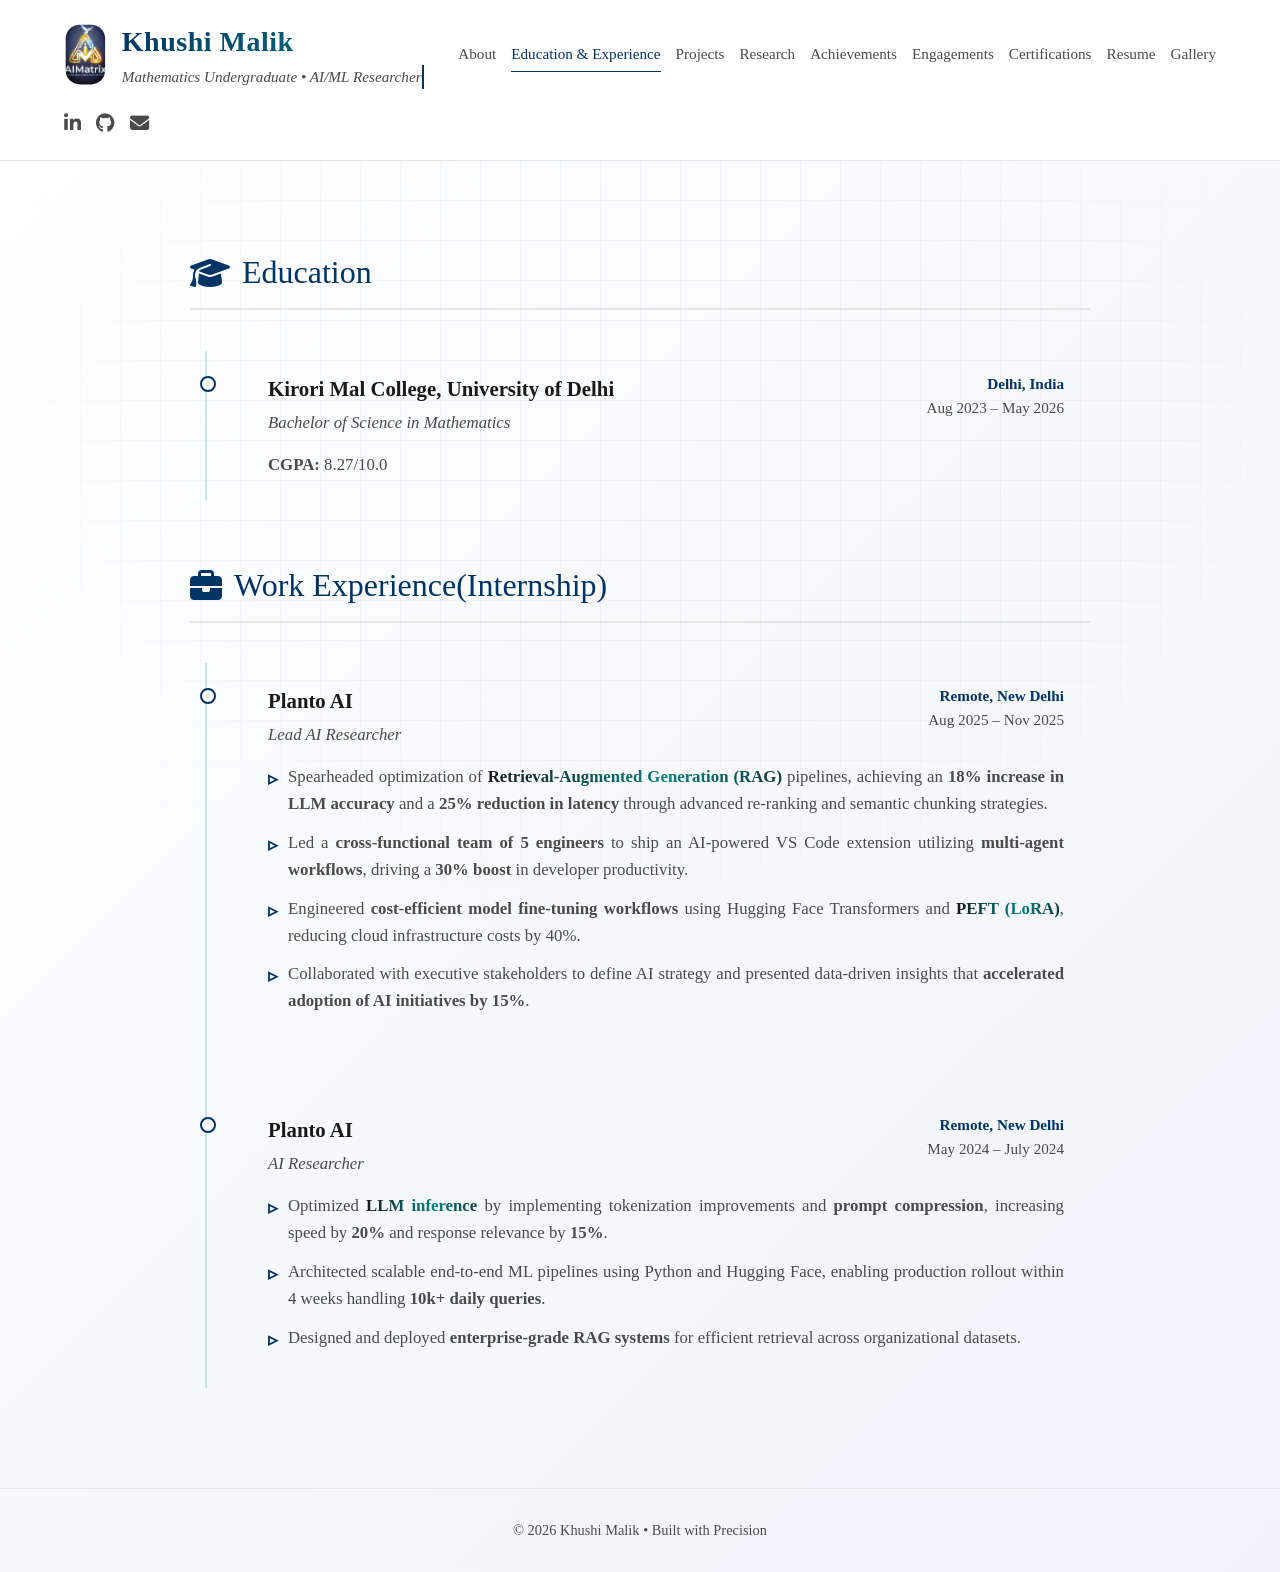
<file: pages/education and experience.html>
<!DOCTYPE html>
<html lang="en">
<head>
    <meta charset="UTF-8">
    <meta name="viewport" content="width=device-width, initial-scale=1.0">
    <title>Khushi Malik | Portfolio</title>
    <link rel="icon" type="image/png" href="../images/logo.png">
    <link rel="stylesheet" href="https://cdnjs.cloudflare.com/ajax/libs/font-awesome/6.4.0/css/all.min.css">
    
    <style>
        /* --- PROFESSIONAL RESET & VARIABLES --- */
        :root {
            --bg-color: #ffffff;
            --text-main: #1a1a1a;
            --text-muted: #4a4a4a;
            --accent-color: #003366; 
            --accent-gradient: linear-gradient(135deg, #003366, #008080);
            --border-color: #e5e5e5;
            --transition: all 0.3s ease-in-out;
        }

        html { scroll-behavior: smooth; }

        body {
            font-family: 'Times New Roman', Times, serif;
            margin: 0; padding: 0;
            color: var(--text-main);
            background: linear-gradient(-45deg, #ffffff, #f4f7f9, #eaeff5, #ffffff);
            background-size: 400% 400%;
            animation: subtleBackground 15s ease infinite;
            line-height: 1.6;
            overflow-x: hidden;
            display: flex; flex-direction: column; min-height: 100vh;
        }

        @keyframes subtleBackground {
            0% { background-position: 0% 50%; }
            50% { background-position: 100% 50%; }
            100% { background-position: 0% 50%; }
        }

        /* --- GLOBAL ANIMATED MATH GRID --- */
        .math-grid {
            position: fixed; 
            top: 0; left: 0; right: 0; bottom: 0;
            background-image: 
                linear-gradient(rgba(0, 51, 102, 0.04) 1px, transparent 1px),
                linear-gradient(90deg, rgba(0, 51, 102, 0.04) 1px, transparent 1px);
            background-size: 40px 40px;
            z-index: -1;
            mask-image: radial-gradient(ellipse at center, black 40%, transparent 80%);
            -webkit-mask-image: radial-gradient(ellipse at center, black 40%, transparent 80%);
            animation: panGrid 20s linear infinite;
        }

        @keyframes panGrid {
            from { background-position: 0 0; }
            to { background-position: 40px 40px; }
        }

        /* --- SCROLL ANIMATION CLASSES --- */
        .fade-in-element {
            opacity: 0;
            transform: translateY(25px);
            transition: opacity 0.8s ease-out, transform 0.8s ease-out;
            will-change: opacity, transform;
        }
        .fade-in-element.is-visible {
            opacity: 1;
            transform: translateY(0);
        }

        a { text-decoration: none; color: var(--accent-color); transition: var(--transition); }

        /* --- HEADER & BRANDING --- */
        header {
            background-color: rgba(255, 255, 255, 0.95);
            backdrop-filter: blur(10px);
            border-bottom: 1px solid var(--border-color);
            padding: 20px 5%;
            position: sticky; top: 0; z-index: 1000;
        }

        .header-container {
            max-width: 1200px; margin: 0 auto;
            display: flex; align-items: center; justify-content: space-between; flex-wrap: wrap; gap: 20px;
        }

        .brand-wrapper { display: flex; align-items: center; gap: 15px; }

        .logo {
            height: 65px; width: auto; object-fit: cover;
            clip-path: inset(4% round 14px); 
            transition: transform 0.3s ease, filter 0.3s ease;
        }

        .logo:hover { transform: scale(1.05); filter: brightness(1.15); }

        .brand-text { display: flex; flex-direction: column; overflow: hidden; }

        .name-heading {
            margin: 0; font-size: 1.75rem; font-weight: bold;
            background: var(--accent-gradient);
            -webkit-background-clip: text;
            -webkit-text-fill-color: transparent;
            letter-spacing: 0.5px;
        }

        .tagline {
            margin: 0; font-size: 0.95rem; font-style: italic; color: var(--text-muted);
            display: inline-block; white-space: nowrap; overflow: hidden;
            border-right: 2px solid var(--accent-color);
            animation: typingCode 3.5s steps(45, end), blinkCursor .75s step-end infinite;
        }

        @keyframes typingCode { from { width: 0; } to { width: 100%; } }
        @keyframes blinkCursor { from, to { border-color: transparent; } 50% { border-color: var(--accent-color); } }

        /* --- NAVIGATION --- */
        nav { display: flex; flex-wrap: wrap; gap: 15px; align-items: center; }

        nav a {
            color: var(--text-muted); font-size: 0.95rem; padding: 5px 0; position: relative;
        }

        nav a:hover, nav a.active { color: var(--accent-color); }

        nav a::after {
            content: ''; position: absolute; width: 0; height: 1px; bottom: 0; left: 0;
            background-color: var(--accent-color); transition: width 0.3s ease;
        }

        nav a:hover::after, nav a.active::after { width: 100%; }

        .social-links { display: flex; gap: 15px; }
        .social-icon { color: var(--text-muted); font-size: 1.2rem; }
        .social-icon:hover { color: var(--accent-color); transform: translateY(-2px); }


        /* --- TIMELINE STYLES --- */
        main { flex-grow: 1; }

        .resume-section {
            padding: 60px 5%; max-width: 900px; margin: 0 auto; position: relative; z-index: 1;
        }

        .section-title {
            font-size: 2rem;
            color: var(--accent-color);
            border-bottom: 2px solid var(--border-color);
            padding-bottom: 10px;
            margin-bottom: 40px;
            font-weight: normal;
            display: flex;
            align-items: center;
            gap: 12px;
        }

        .timeline {
            position: relative;
            margin-left: 15px;
            padding-left: 35px;
            border-left: 2px solid rgba(0, 128, 128, 0.2); 
        }

        .timeline-item {
            position: relative;
            margin-bottom: 40px;
        }

        .timeline-dot {
            position: absolute;
            left: -42px; 
            top: 25px;
            width: 12px;
            height: 12px;
            background: var(--bg-color);
            border: 2px solid var(--accent-color);
            border-radius: 50%;
            z-index: 2;
            transition: var(--transition);
        }

        .timeline-item:hover .timeline-dot {
            background: var(--accent-color);
            box-shadow: 0 0 12px rgba(0, 128, 128, 0.6);
            transform: scale(1.3);
        }

        .timeline-card {
            padding: 20px 25px;
            border-radius: 8px;
            background: transparent;
            border: 1px solid transparent;
            transition: var(--transition);
        }

        .timeline-card:hover {
            background: rgba(255, 255, 255, 0.6);
            backdrop-filter: blur(8px);
            border: 1px solid var(--border-color);
            box-shadow: 0 10px 30px rgba(0, 51, 102, 0.05);
            transform: translateX(10px); 
        }

        .timeline-header {
            display: flex;
            justify-content: space-between;
            align-items: flex-start;
            flex-wrap: wrap;
            margin-bottom: 15px;
        }

        .timeline-title {
            margin: 0;
            font-size: 1.3rem;
            font-weight: bold;
            color: var(--text-main);
        }

        .timeline-subtitle {
            margin: 5px 0 0 0;
            font-size: 1.05rem;
            font-style: italic;
            color: var(--text-muted);
        }

        .timeline-date {
            font-size: 0.95rem;
            color: var(--text-muted);
            text-align: right;
        }

        .timeline-date strong {
            display: block;
            color: var(--accent-color);
            font-weight: bold;
        }

        .timeline-content ul {
            list-style-type: none;
            padding-left: 0;
            margin-top: 15px;
        }

        .timeline-content li {
            position: relative;
            padding-left: 20px;
            margin-bottom: 12px;
            font-size: 1.05rem;
            color: var(--text-muted);
            text-align: justify;
        }

        .timeline-content li::before {
            content: '▹';
            position: absolute;
            left: 0;
            top: 0;
            color: var(--accent-color);
            font-size: 1.2rem;
            font-weight: bold;
        }

        .timeline-content p {
            margin: 10px 0 0 0;
            color: var(--text-muted);
            font-size: 1.05rem;
        }

        .shimmer-text {
            background: linear-gradient(90deg, var(--text-main) 0%, #008080 30%, var(--text-main) 60%);
            background-size: 200% auto; color: transparent;
            -webkit-background-clip: text; background-clip: text;
            animation: dataShimmer 3.5s linear infinite; font-weight: bold;
        }

        @keyframes dataShimmer { to { background-position: 200% center; } }

        /* --- FOOTER --- */
        footer {
            border-top: 1px solid var(--border-color); padding: 30px 5%; text-align: center; margin-top: auto; 
        }

        .copyright-tag { margin: 0; font-size: 0.9rem; color: var(--text-muted); }

        /* --- RESPONSIVE DESIGN --- */
        @media (max-width: 992px) {
            .header-container { flex-direction: column; align-items: center; gap: 15px; }
            .brand-wrapper { flex-direction: column; text-align: center; }
            .social-links { position: static; }
            nav { justify-content: center; }
        }

        @media (max-width: 768px) {
            .resume-section { padding: 60px 5%; }
            .timeline-header { flex-direction: column; gap: 10px; }
            .timeline-date { text-align: left; margin-top: 5px; margin-left: 0; }
            .timeline-date strong { display: inline; margin-right: 5px; }
            .timeline-card { padding: 15px; }
            .timeline-card:hover { transform: translateX(5px); }
            nav {
                flex-wrap: nowrap; overflow-x: auto; width: 100%; justify-content: flex-start;
                padding-bottom: 5px; -webkit-overflow-scrolling: touch; scrollbar-width: none; 
            }
            nav::-webkit-scrollbar { display: none; }
            nav a { white-space: nowrap; }
        }

        @media (max-width: 480px) {
            header { padding: 15px 5%; }
            .name-heading { font-size: 1.5rem; }
            .tagline { white-space: normal; border-right: none; font-size: 0.85rem; }
        }
    </style>
</head>

<body>

<header>
    <div class="header-container">
        <div class="brand-wrapper">
            <img src="../images/logo.png" alt="AIMatrix Logo" class="logo" onerror="this.style.display='none'">
            <div class="brand-text">
                <h1 class="name-heading">Khushi Malik</h1>
                <p class="tagline">Mathematics Undergraduate • AI/ML Researcher</p>
            </div>
        </div>
        
        <nav>
            <a href="../index.html">About</a>
            <a href="education and experience.html" class="active">Education & Experience</a>
            <a href="projects.html">Projects</a>
            <a href="research.html">Research</a>
            <a href="achievements.html">Achievements</a>
            <a href="engagements.html">Engagements</a>
            <a href="certifications.html">Certifications</a>
            <a href="resume.html">Resume</a>
            <a href="gallery.html">Gallery</a>
        </nav>
        
        <div class="social-links">
            <a href="https://www.linkedin.com/in/khushi-6b972b280/" target="_blank" class="social-icon" title="LinkedIn">
                <i class="fab fa-linkedin-in"></i>
            </a>
            <a href="https://github.com/khushimalik3122/" target="_blank" class="social-icon" title="GitHub">
                <i class="fab fa-github"></i>
            </a>
            <a href="mailto:khushimalik511263@gmail.com" class="social-icon" title="Email">
                <i class="fas fa-envelope"></i>
            </a>
        </div>
    </div>
</header>

<main>
    <div class="math-grid"></div>

    <section id="education" class="resume-section">
        
        <h2 class="section-title fade-in-element"><i class="fas fa-graduation-cap"></i> Education</h2>
        <div class="timeline">
            <div class="timeline-item fade-in-element">
                <div class="timeline-dot"></div>
                <div class="timeline-card">
                    <div class="timeline-header">
                        <div>
                            <h3 class="timeline-title">Kirori Mal College, University of Delhi</h3>
                            <p class="timeline-subtitle">Bachelor of Science in Mathematics</p>
                        </div>
                        <div class="timeline-date">
                            <strong>Delhi, India</strong>
                            Aug 2023 – May 2026
                        </div>
                    </div>
                    <div class="timeline-content">
                        <p><strong>CGPA:</strong> 8.27/10.0</p>
                    </div>
                </div>
            </div>
        </div>

        <h2 class="section-title fade-in-element" style="margin-top: 60px;"><i class="fas fa-briefcase"></i> Work Experience(Internship)</h2>
        <div class="timeline">
            
            <div class="timeline-item fade-in-element">
                <div class="timeline-dot"></div>
                <div class="timeline-card">
                    <div class="timeline-header">
                        <div>
                            <h3 class="timeline-title">Planto AI</h3>
                            <p class="timeline-subtitle">Lead AI Researcher</p>
                        </div>
                        <div class="timeline-date">
                            <strong>Remote, New Delhi</strong>
                            Aug 2025 – Nov 2025
                        </div>
                    </div>
                    <div class="timeline-content">
                        <ul>
                            <li>Spearheaded optimization of <strong class="shimmer-text">Retrieval-Augmented Generation (RAG)</strong> pipelines, achieving an <strong>18% increase in LLM accuracy</strong> and a <strong>25% reduction in latency</strong> through advanced re-ranking and semantic chunking strategies.</li>
                            <li>Led a <strong>cross-functional team of 5 engineers</strong> to ship an AI-powered VS Code extension utilizing <strong>multi-agent workflows</strong>, driving a <strong>30% boost</strong> in developer productivity.</li>
                            <li>Engineered <strong>cost-efficient model fine-tuning workflows</strong> using Hugging Face Transformers and <strong class="shimmer-text">PEFT (LoRA)</strong>, reducing cloud infrastructure costs by 40%.</li>
                            <li>Collaborated with executive stakeholders to define AI strategy and presented data-driven insights that <strong>accelerated adoption of AI initiatives by 15%</strong>.</li>
                        </ul>
                    </div>
                </div>
            </div>

            <div class="timeline-item fade-in-element">
                <div class="timeline-dot"></div>
                <div class="timeline-card">
                    <div class="timeline-header">
                        <div>
                            <h3 class="timeline-title">Planto AI</h3>
                            <p class="timeline-subtitle">AI Researcher</p>
                        </div>
                        <div class="timeline-date">
                            <strong>Remote, New Delhi</strong>
                            May 2024 – July 2024
                        </div>
                    </div>
                    <div class="timeline-content">
                        <ul>
                            <li>Optimized <strong class="shimmer-text">LLM inference</strong> by implementing tokenization improvements and <strong>prompt compression</strong>, increasing speed by <strong>20%</strong> and response relevance by <strong>15%</strong>.</li>
                            <li>Architected scalable end-to-end ML pipelines using Python and Hugging Face, enabling production rollout within 4 weeks handling <strong>10k+ daily queries</strong>.</li>
                            <li>Designed and deployed <strong>enterprise-grade RAG systems</strong> for efficient retrieval across organizational datasets.</li>
                        </ul>
                    </div>
                </div>
            </div>

        </div>
    </section>
</main>

<footer>
    <p class="copyright-tag">© 2026 Khushi Malik • Built with Precision</p>
</footer>

<script>
    document.addEventListener("DOMContentLoaded", () => {
        const observerOptions = { root: null, rootMargin: '0px', threshold: 0.15 };

        const scrollObserver = new IntersectionObserver((entries, observer) => {
            entries.forEach((entry, index) => {
                if (entry.isIntersecting) {
                    setTimeout(() => {
                        entry.target.classList.add('is-visible');
                    }, index * 100);
                    observer.unobserve(entry.target);
                }
            });
        }, observerOptions);

        const animatedElements = document.querySelectorAll('.fade-in-element');
        animatedElements.forEach(el => scrollObserver.observe(el));
    });
</script>

</body>
</html>
</file>
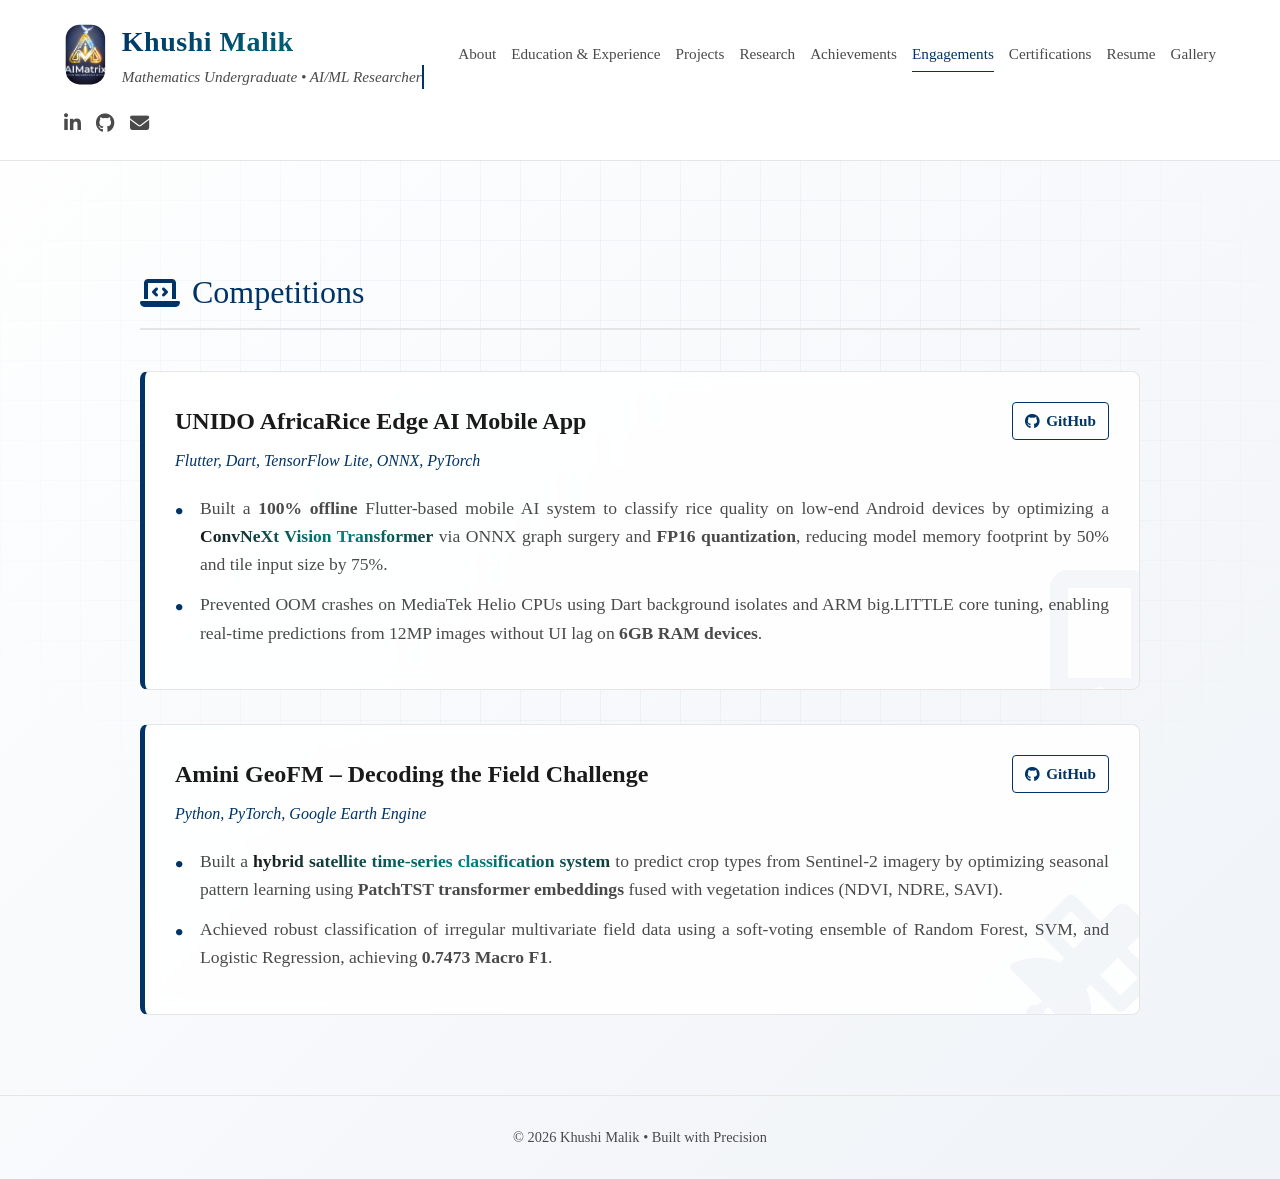
<file: pages/engagements.html>
<!DOCTYPE html>
<html lang="en">
<head>
    <meta charset="UTF-8">
    <meta name="viewport" content="width=device-width, initial-scale=1.0">
    <title>Khushi Malik | Engagements</title>
    
    <link rel="icon" type="image/png" href="../images/logo.png">
    <link rel="stylesheet" href="https://cdnjs.cloudflare.com/ajax/libs/font-awesome/6.4.0/css/all.min.css">

    <style>
        /* --- PROFESSIONAL RESET & VARIABLES --- */
        :root {
            --bg-color: #ffffff;
            --text-main: #1a1a1a;
            --text-muted: #4a4a4a;
            --accent-color: #003366; 
            --accent-gradient: linear-gradient(135deg, #003366, #008080);
            --border-color: #e5e5e5;
            --transition: all 0.3s ease-in-out;
        }

        html { scroll-behavior: smooth; }

        body {
            font-family: 'Times New Roman', Times, serif;
            margin: 0; padding: 0;
            color: var(--text-main);
            background: linear-gradient(-45deg, #ffffff, #f4f7f9, #eaeff5, #ffffff);
            background-size: 400% 400%;
            animation: subtleBackground 15s ease infinite;
            line-height: 1.6;
            overflow-x: hidden;
            display: flex; flex-direction: column; min-height: 100vh;
        }

        @keyframes subtleBackground {
            0% { background-position: 0% 50%; }
            50% { background-position: 100% 50%; }
            100% { background-position: 0% 50%; }
        }

        /* --- GLOBAL ANIMATED MATH GRID --- */
        .math-grid {
            position: fixed; 
            top: 0; left: 0; right: 0; bottom: 0;
            background-image: 
                linear-gradient(rgba(0, 51, 102, 0.04) 1px, transparent 1px),
                linear-gradient(90deg, rgba(0, 51, 102, 0.04) 1px, transparent 1px);
            background-size: 40px 40px;
            z-index: -1;
            mask-image: radial-gradient(ellipse at center, black 40%, transparent 80%);
            -webkit-mask-image: radial-gradient(ellipse at center, black 40%, transparent 80%);
            animation: panGrid 20s linear infinite;
        }

        @keyframes panGrid {
            from { background-position: 0 0; }
            to { background-position: 40px 40px; }
        }

        /* --- SCROLL ANIMATION CLASSES --- */
        .fade-in-element {
            opacity: 0;
            transform: translateY(25px);
            transition: opacity 0.8s ease-out, transform 0.8s ease-out;
            will-change: opacity, transform;
        }
        .fade-in-element.is-visible {
            opacity: 1;
            transform: translateY(0);
        }

        a { text-decoration: none; color: var(--accent-color); transition: var(--transition); }

        /* --- HEADER & BRANDING --- */
        header {
            background-color: rgba(255, 255, 255, 0.95);
            backdrop-filter: blur(10px);
            border-bottom: 1px solid var(--border-color);
            padding: 20px 5%;
            position: sticky; top: 0; z-index: 1000;
        }

        .header-container {
            max-width: 1200px; margin: 0 auto;
            display: flex; align-items: center; justify-content: space-between; flex-wrap: wrap; gap: 20px;
        }

        .brand-wrapper { display: flex; align-items: center; gap: 15px; }

        .logo {
            height: 65px; width: auto; object-fit: cover;
            clip-path: inset(4% round 14px); 
            transition: transform 0.3s ease, filter 0.3s ease;
        }

        .logo:hover { transform: scale(1.05); filter: brightness(1.15); }

        .brand-text { display: flex; flex-direction: column; overflow: hidden; }

        .name-heading {
            margin: 0; font-size: 1.75rem; font-weight: bold;
            background: var(--accent-gradient);
            -webkit-background-clip: text;
            -webkit-text-fill-color: transparent;
            letter-spacing: 0.5px;
        }

        .tagline {
            margin: 0; font-size: 0.95rem; font-style: italic; color: var(--text-muted);
            display: inline-block; white-space: nowrap; overflow: hidden;
            border-right: 2px solid var(--accent-color);
            animation: typingCode 3.5s steps(45, end), blinkCursor .75s step-end infinite;
        }

        @keyframes typingCode { from { width: 0; } to { width: 100%; } }
        @keyframes blinkCursor { from, to { border-color: transparent; } 50% { border-color: var(--accent-color); } }

        /* --- NAVIGATION --- */
        nav { display: flex; flex-wrap: wrap; gap: 15px; align-items: center; }

        nav a {
            color: var(--text-muted); font-size: 0.95rem; padding: 5px 0; position: relative;
        }

        nav a:hover, nav a.active { color: var(--accent-color); }

        nav a::after {
            content: ''; position: absolute; width: 0; height: 1px; bottom: 0; left: 0;
            background-color: var(--accent-color); transition: width 0.3s ease;
        }

        nav a:hover::after, nav a.active::after { width: 100%; }

        .social-links { display: flex; gap: 15px; }
        .social-icon { color: var(--text-muted); font-size: 1.2rem; }
        .social-icon:hover { color: var(--accent-color); transform: translateY(-2px); }

        /* --- ENGAGEMENTS SECTION STYLES --- */
        main { flex-grow: 1; }

        .engagements-section {
            padding: 80px 5%; max-width: 1000px; margin: 0 auto; position: relative; z-index: 1;
        }

        .section-title {
            font-size: 2rem; color: var(--accent-color);
            border-bottom: 2px solid var(--border-color);
            padding-bottom: 10px; margin-bottom: 40px; font-weight: normal;
            display: flex; align-items: center; gap: 12px;
        }

        .engagements-grid {
            display: grid;
            grid-template-columns: 1fr; /* Stacked horizontally for freelance projects */
            gap: 35px; margin-top: 20px;
        }

        /* --- ENGAGEMENT CARD --- */
        .engagement-card {
            background: rgba(255, 255, 255, 0.85); backdrop-filter: blur(8px);
            border: 1px solid var(--border-color);
            border-left: 5px solid var(--accent-color); /* Signature left accent border */
            border-radius: 8px; padding: 30px; position: relative; overflow: hidden;
            transition: var(--transition);
        }

        .engagement-card:hover {
            transform: translateY(-5px) translateX(5px);
            box-shadow: 0 15px 35px rgba(0, 51, 102, 0.1);
            border-left-color: #008080; /* Changes left border color on hover */
        }

        /* Faded Background Icon for aesthetics */
        .engagement-bg-icon {
            position: absolute; right: -15px; bottom: -25px;
            font-size: 9rem; color: var(--accent-color); opacity: 0.04;
            transition: transform 0.6s ease; pointer-events: none;
            z-index: 0;
        }

        .engagement-card:hover .engagement-bg-icon {
            transform: scale(1.1) rotate(-10deg); opacity: 0.08;
        }

        .engagement-content {
            position: relative;
            z-index: 1;
        }

        .engagement-header {
            display: flex; justify-content: space-between; align-items: flex-start; margin-bottom: 8px;
            flex-wrap: wrap; gap: 15px;
        }

        .engagement-title {
            margin: 0; font-size: 1.5rem; font-weight: bold; color: var(--text-main);
        }

        .engagement-link {
            display: inline-flex; align-items: center; gap: 6px;
            padding: 6px 12px; border: 1px solid var(--accent-color); border-radius: 4px;
            color: var(--accent-color); font-size: 0.95rem; font-weight: bold;
            transition: var(--transition); background: transparent;
        }

        .engagement-link:hover {
            background: var(--accent-gradient); color: #fff; border-color: transparent;
            transform: translateY(-2px); box-shadow: 0 4px 10px rgba(0, 128, 128, 0.2);
        }

        .engagement-tech {
            font-size: 1rem; font-style: italic; color: var(--accent-color); margin-bottom: 20px; display: block;
        }

        .engagement-details { list-style-type: none; padding-left: 0; margin: 0; }
        .engagement-details li {
            position: relative; padding-left: 25px; margin-bottom: 12px;
            font-size: 1.1rem; color: var(--text-muted); text-align: justify;
            transition: transform 0.3s ease, color 0.3s ease; line-height: 1.6;
        }

        .engagement-details li:hover {
            transform: translateX(6px);
            color: var(--text-main);
        }

        .engagement-details li::before {
            content: '•'; position: absolute; left: 0; top: -2px;
            color: var(--accent-color); font-size: 1.5rem; font-weight: bold;
        }

        .shimmer-text {
            background: linear-gradient(90deg, var(--text-main) 0%, #008080 30%, var(--text-main) 60%);
            background-size: 200% auto; color: transparent;
            -webkit-background-clip: text; background-clip: text;
            animation: dataShimmer 3.5s linear infinite; font-weight: bold;
        }

        @keyframes dataShimmer { to { background-position: 200% center; } }

        /* --- FOOTER --- */
        footer {
            border-top: 1px solid var(--border-color); padding: 30px 5%; text-align: center; margin-top: auto; 
        }

        .copyright-tag { margin: 0; font-size: 0.9rem; color: var(--text-muted); }

        /* --- RESPONSIVE DESIGN --- */
        @media (max-width: 992px) {
            .header-container { flex-direction: column; align-items: center; gap: 15px; }
            .brand-wrapper { flex-direction: column; text-align: center; }
            .social-links { position: static; }
            nav { justify-content: center; }
        }

        @media (max-width: 768px) {
            .engagements-section { padding: 60px 5%; }
            nav {
                flex-wrap: nowrap; overflow-x: auto; width: 100%; justify-content: flex-start;
                padding-bottom: 5px; -webkit-overflow-scrolling: touch; scrollbar-width: none; 
            }
            nav::-webkit-scrollbar { display: none; }
            nav a { white-space: nowrap; }
            .engagement-header { flex-direction: column; }
        }

        @media (max-width: 480px) {
            header { padding: 15px 5%; }
            .name-heading { font-size: 1.5rem; }
            .tagline { white-space: normal; border-right: none; font-size: 0.85rem; }
            .engagement-card { padding: 20px; }
            .engagement-bg-icon { display: none; } /* Hide large bg icon on very small screens */
        }
    </style>
</head>

<body>

<header>
    <div class="header-container">
        <div class="brand-wrapper">
            <img src="../images/logo.png" alt="AIMatrix Logo" class="logo" onerror="this.style.display='none'">
            <div class="brand-text">
                <h1 class="name-heading">Khushi Malik</h1>
                <p class="tagline">Mathematics Undergraduate • AI/ML Researcher</p>
            </div>
        </div>
        
        <nav>
            <a href="../index.html">About</a>
            <a href="education and experience.html">Education & Experience</a>
            <a href="projects.html">Projects</a>
            <a href="research.html">Research</a>
            <a href="achievements.html">Achievements</a>
            <a href="engagements.html" class="active">Engagements</a>
            <a href="certifications.html">Certifications</a>
            <a href="resume.html">Resume</a>
            <a href="gallery.html">Gallery</a>
        </nav>
        
        <div class="social-links">
            <a href="https://www.linkedin.com/in/khushi-6b972b280/" target="_blank" class="social-icon" title="LinkedIn">
                <i class="fab fa-linkedin-in"></i>
            </a>
            <a href="https://github.com/khushimalik3122/" target="_blank" class="social-icon" title="GitHub">
                <i class="fab fa-github"></i>
            </a>
            <a href="mailto:khushimalik511263@gmail.com" class="social-icon" title="Email">
                <i class="fas fa-envelope"></i>
            </a>
        </div>
    </div>
</header>

<main>
    <div class="math-grid"></div>

    <section id="engagements" class="engagements-section">
        <h2 class="section-title fade-in-element"><i class="fas fa-laptop-code"></i>Competitions</h2>
        
        <div class="engagements-grid">
             
            <!-- Engagement 1 -->
            <div class="engagement-card fade-in-element">
                <i class="fas fa-mobile-alt engagement-bg-icon"></i>
                <div class="engagement-content">
                    <div class="engagement-header">
                        <h3 class="engagement-title">UNIDO AfricaRice Edge AI Mobile App</h3>
                        <!-- Add actual github link in href -->
                        <a href="https://github.com/khushimalik3122/Unido-AfricaRice-App-Builder-Challenge" target="_blank" class="engagement-link" title="View on GitHub"><i class="fab fa-github"></i> GitHub</a>
                    </div>
                    <span class="engagement-tech">Flutter, Dart, TensorFlow Lite, ONNX, PyTorch</span>
                    <ul class="engagement-details">
                        <li>Built a <strong>100% offline</strong> Flutter-based mobile AI system to classify rice quality on low-end Android devices by optimizing a <strong class="shimmer-text">ConvNeXt Vision Transformer</strong> via ONNX graph surgery and <strong>FP16 quantization</strong>, reducing model memory footprint by 50% and tile input size by 75%.</li>
                        <li>Prevented OOM crashes on MediaTek Helio CPUs using Dart background isolates and ARM big.LITTLE core tuning, enabling real-time predictions from 12MP images without UI lag on <strong>6GB RAM devices</strong>.</li>
                    </ul>
                </div>
            </div>

            <!-- Engagement 2 -->
            <div class="engagement-card fade-in-element">
                <i class="fas fa-satellite engagement-bg-icon"></i>
                <div class="engagement-content">
                    <div class="engagement-header">
                        <h3 class="engagement-title">Amini GeoFM – Decoding the Field Challenge</h3>
                        <!-- Add actual github link in href -->
                        <a href="https://github.com/khushimalik3122/Amini-GeoFM-Decoding-the-Field-Challenge" target="_blank" class="engagement-link" title="View on GitHub"><i class="fab fa-github"></i> GitHub</a>
                    </div>
                    <span class="engagement-tech">Python, PyTorch, Google Earth Engine</span>
                    <ul class="engagement-details">
                        <li>Built a <strong class="shimmer-text">hybrid satellite time-series classification system</strong> to predict crop types from Sentinel-2 imagery by optimizing seasonal pattern learning using <strong>PatchTST transformer embeddings</strong> fused with vegetation indices (NDVI, NDRE, SAVI).</li>
                        <li>Achieved robust classification of irregular multivariate field data using a soft-voting ensemble of Random Forest, SVM, and Logistic Regression, achieving <strong>0.7473 Macro F1</strong>.</li>
                    </ul>
                </div>
            </div>

        </div>
    </section>
</main>    

<footer>
    <p class="copyright-tag">© 2026 Khushi Malik • Built with Precision</p>
</footer>

<script>
    document.addEventListener("DOMContentLoaded", () => {
        const observerOptions = { root: null, rootMargin: '0px', threshold: 0.15 };

        const scrollObserver = new IntersectionObserver((entries, observer) => {
            entries.forEach((entry, index) => {
                if (entry.isIntersecting) {
                    setTimeout(() => {
                        entry.target.classList.add('is-visible');
                    }, index * 100);
                    observer.unobserve(entry.target);
                }
            });
        }, observerOptions);

        const animatedElements = document.querySelectorAll('.fade-in-element');
        animatedElements.forEach(el => scrollObserver.observe(el));
    });
</script>

</body>
</html>
</file>
